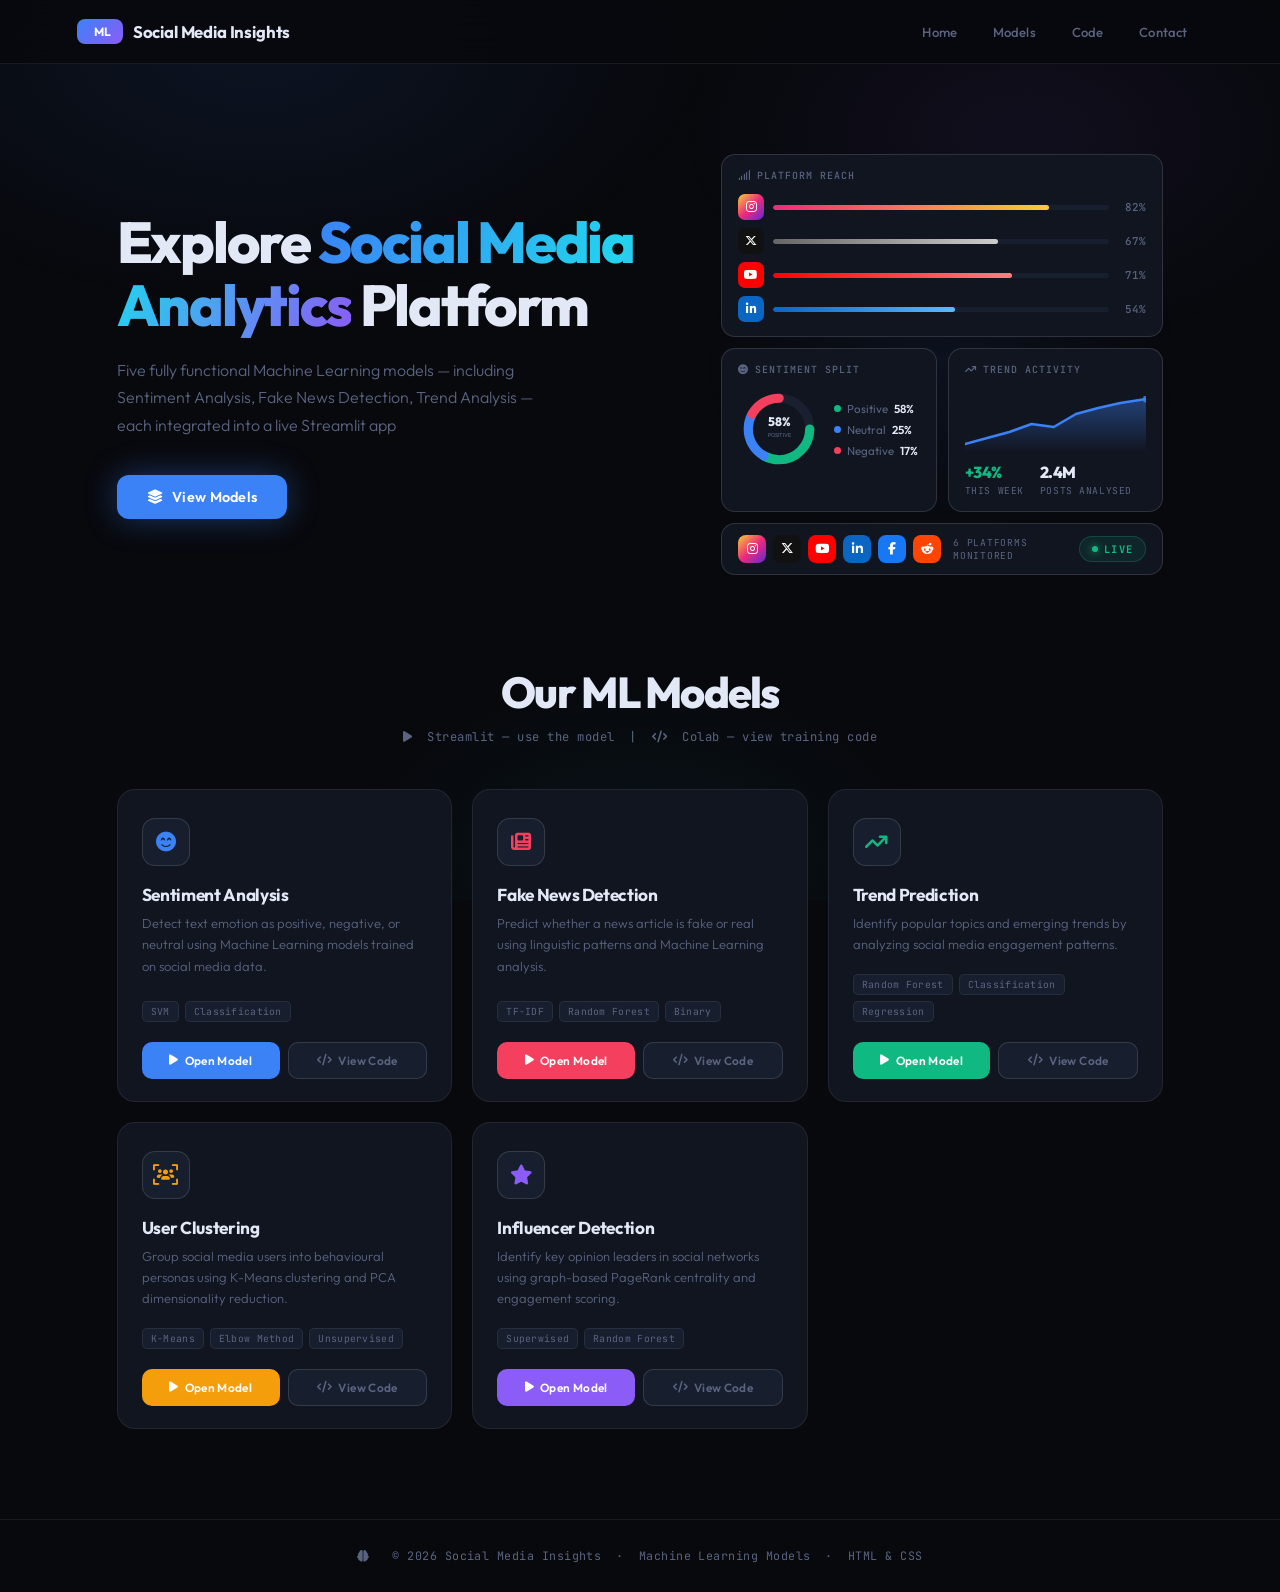
<file: index.html>
<!DOCTYPE html>
<html lang="en">
<head>
<meta charset="UTF-8">
<meta name="viewport" content="width=device-width, initial-scale=1.0">
<title>Social Media Insights — ML Models</title>
<link rel="stylesheet" href="style.css">
<link rel="stylesheet" href="https://cdnjs.cloudflare.com/ajax/libs/font-awesome/6.5.1/css/all.min.css">
</head>
<body>

<!-- ── HEADER ── -->
<header>
  <div class="logo">
    <div class="logo-badge"><i class="fa-solid fa-chart-network"></i> ML</div>
    Social Media Insights
  </div>
  <nav>
    <a href="#">Home</a>
    <a href="#models">Models</a>
    <a href="#">Code</a>
    <a href="contact.html">Contact</a>
  </nav>
</header>

<!-- ── HERO ── -->
<section class="hero">

  <div class="hero-text">
    <h1>Explore <span>Social Media<br>Analytics</span> Platform</h1>
    <p>Five fully functional Machine Learning models — including Sentiment Analysis, Fake News Detection, Trend Analysis — each integrated into a live Streamlit app</p>
    <a href="#models" class="hero-btn">
      <i class="fa-solid fa-layer-group"></i> View Models
    </a>
  </div>

  <!-- ── SOCIAL ANALYTICS DASHBOARD ── -->
  <div class="dashboard">

    <!-- ROW 1: Platform reach bars -->
    <div class="db-card db-platforms">
      <div class="db-card-label"><i class="fa-solid fa-signal"></i> Platform Reach</div>
      <div class="platform-row">
        <div class="plat-item">
          <div class="plat-icon" style="background:linear-gradient(135deg,#f9ce34,#ee2a7b,#6228d7)"><i class="fa-brands fa-instagram"></i></div>
          <div class="plat-bar-wrap"><div class="plat-bar-track"><div class="plat-bar-fill" style="width:82%;background:linear-gradient(90deg,#ee2a7b,#f9ce34)"></div></div></div>
          <span class="plat-pct">82%</span>
        </div>
        <div class="plat-item">
          <div class="plat-icon" style="background:#111"><i class="fa-brands fa-x-twitter" style="color:#fff"></i></div>
          <div class="plat-bar-wrap"><div class="plat-bar-track"><div class="plat-bar-fill" style="width:67%;background:linear-gradient(90deg,#666,#ccc)"></div></div></div>
          <span class="plat-pct">67%</span>
        </div>
        <div class="plat-item">
          <div class="plat-icon" style="background:#ff0000"><i class="fa-brands fa-youtube"></i></div>
          <div class="plat-bar-wrap"><div class="plat-bar-track"><div class="plat-bar-fill" style="width:71%;background:linear-gradient(90deg,#ff0000,#ff8080)"></div></div></div>
          <span class="plat-pct">71%</span>
        </div>
        <div class="plat-item">
          <div class="plat-icon" style="background:#0a66c2"><i class="fa-brands fa-linkedin-in"></i></div>
          <div class="plat-bar-wrap"><div class="plat-bar-track"><div class="plat-bar-fill" style="width:54%;background:linear-gradient(90deg,#0a66c2,#5cb8ff)"></div></div></div>
          <span class="plat-pct">54%</span>
        </div>
      </div>
    </div>

    <!-- ROW 2: Sentiment donut + Trend sparkline -->
    <div class="db-mid-row">

      <div class="db-card db-sentiment">
        <div class="db-card-label"><i class="fa-solid fa-face-smile-beam"></i> Sentiment Split</div>
        <div class="donut-wrap">
          <svg viewBox="0 0 80 80" class="donut-svg">
            <circle cx="40" cy="40" r="30" fill="none" stroke="#1a2030" stroke-width="9"/>
            <circle cx="40" cy="40" r="30" fill="none" stroke="#10b981" stroke-width="9" stroke-dasharray="109.3 188.5" stroke-dashoffset="47.1" stroke-linecap="round"/>
            <circle cx="40" cy="40" r="30" fill="none" stroke="#3b82f6" stroke-width="9" stroke-dasharray="47.1 188.5" stroke-dashoffset="-62.2" stroke-linecap="round"/>
            <circle cx="40" cy="40" r="30" fill="none" stroke="#f43f5e" stroke-width="9" stroke-dasharray="32.0 188.5" stroke-dashoffset="-109.3" stroke-linecap="round"/>
            <text x="40" y="37" text-anchor="middle" fill="#e2e8f5" font-size="12" font-weight="800" font-family="Outfit,sans-serif">58%</text>
            <text x="40" y="48" text-anchor="middle" fill="#5a6480" font-size="5.5" font-family="Outfit,sans-serif">POSITIVE</text>
          </svg>
          <div class="donut-legend">
            <div class="legend-row"><span class="leg-dot" style="background:#10b981"></span>Positive <b>58%</b></div>
            <div class="legend-row"><span class="leg-dot" style="background:#3b82f6"></span>Neutral <b>25%</b></div>
            <div class="legend-row"><span class="leg-dot" style="background:#f43f5e"></span>Negative <b>17%</b></div>
          </div>
        </div>
      </div>

      <div class="db-card db-trend">
        <div class="db-card-label"><i class="fa-solid fa-arrow-trend-up"></i> Trend Activity</div>
        <svg viewBox="0 0 180 56" class="spark-svg" preserveAspectRatio="none">
          <defs>
            <linearGradient id="spg" x1="0" y1="0" x2="0" y2="1">
              <stop offset="0%" stop-color="#3b82f6" stop-opacity="0.4"/>
              <stop offset="100%" stop-color="#3b82f6" stop-opacity="0"/>
            </linearGradient>
          </defs>
          <path d="M0,48 L22,42 L44,36 L66,28 L88,31 L110,18 L132,12 L154,7 L180,3" fill="none" stroke="#3b82f6" stroke-width="2.5" stroke-linecap="round" stroke-linejoin="round"/>
          <path d="M0,48 L22,42 L44,36 L66,28 L88,31 L110,18 L132,12 L154,7 L180,3 L180,56 L0,56Z" fill="url(#spg)"/>
          <circle cx="180" cy="3" r="4" fill="#3b82f6">
            <animate attributeName="r" values="3;5.5;3" dur="1.8s" repeatCount="indefinite"/>
            <animate attributeName="opacity" values="1;0.3;1" dur="1.8s" repeatCount="indefinite"/>
          </circle>
        </svg>
        <div class="spark-stats">
          <div class="spark-stat"><span class="spark-n" style="color:#10b981">+34%</span><span class="spark-l">This Week</span></div>
          <div class="spark-stat"><span class="spark-n">2.4M</span><span class="spark-l">Posts Analysed</span></div>
        </div>
      </div>

    </div>

    <!-- ROW 3: Social icons + live pill -->
    <div class="db-card db-bottom">
      <div class="db-bottom-left">
        <div class="social-strip">
          <div class="soc-ic" style="--sc:#e1306c;--scb:linear-gradient(135deg,#f9ce34,#ee2a7b,#6228d7)" title="Instagram"><i class="fa-brands fa-instagram"></i></div>
          <div class="soc-ic" style="--sc:#fff;--scb:#111" title="X / Twitter"><i class="fa-brands fa-x-twitter"></i></div>
          <div class="soc-ic" style="--sc:#ff0000;--scb:#ff0000" title="YouTube"><i class="fa-brands fa-youtube"></i></div>
          <div class="soc-ic" style="--sc:#0a66c2;--scb:#0a66c2" title="LinkedIn"><i class="fa-brands fa-linkedin-in"></i></div>
          <div class="soc-ic" style="--sc:#1877f2;--scb:#1877f2" title="Facebook"><i class="fa-brands fa-facebook-f"></i></div>
          <div class="soc-ic" style="--sc:#ff6154;--scb:#ff4500" title="Reddit"><i class="fa-brands fa-reddit-alien"></i></div>
        </div>
        <span class="db-caption">6 platforms monitored</span>
      </div>
      <div class="live-pill"><span class="live-dot"></span>LIVE</div>
    </div>

  </div>
</section>

<!-- ── MODELS SECTION ── -->
<div class="section-wrap">
  <h2 class="section-title" id="models">Our ML Models</h2>
  <p class="section-sub">
    <i class="fa-solid fa-play"></i> &nbsp;Streamlit — use the model &nbsp;|&nbsp;
    <i class="fa-solid fa-code"></i> &nbsp;Colab — view training code
  </p>
</div>

<section class="models">

  <!-- 1 Sentiment Analysis -->
  <div class="card">
    <div class="card-icon"><i class="fa-solid fa-face-smile-beam"></i></div>
    <h3>Sentiment Analysis</h3>
    <p>Detect text emotion as positive, negative, or neutral using Machine Learning models trained on social media data.</p>
    <div class="card-tags">
      <span class="tag">SVM</span><span class="tag">Classification</span>
    </div>
    <div class="btn-group">
      <a href="https://sentimentmodel-boaalxnntuqrclswnmyt5e.streamlit.app/" class="btn streamlit"><i class="fa-solid fa-play"></i> Open Model</a>
      <a href="https://colab.research.google.com/drive/1VyYNdsRHUNJJDWQpN5uO6UIpM-DnhZr8?usp=sharing"class="btn colab"><i class="fa-solid fa-code"></i> View Code</a>
    </div>
  </div>

  <!-- 2 Fake News Detection -->
  <div class="card">
    <div class="card-icon"><i class="fa-solid fa-newspaper"></i></div>
    <h3>Fake News Detection</h3>
    <p>Predict whether a news article is fake or real using linguistic patterns and Machine Learning analysis.</p>
    <div class="card-tags">
      <span class="tag">TF-IDF</span><span class="tag">Random Forest</span><span class="tag">Binary</span>
    </div>
    <div class="btn-group">
      <a href="https://fakenewsdetection-ksks4yb582sthf64mbpcrt.streamlit.app/" class="btn streamlit"><i class="fa-solid fa-play"></i> Open Model</a>
      <a href="https://colab.research.google.com/drive/1i07-uEG5q0uVm4Vp1op2FquO9ec-0CRi?usp=sharing"    class="btn colab"><i class="fa-solid fa-code"></i> View Code</a>
    </div>
  </div>

  <!-- 3 Trend Prediction -->
  <div class="card">
    <div class="card-icon"><i class="fa-solid fa-arrow-trend-up"></i></div>
    <h3>Trend Prediction</h3>
    <p>Identify popular topics and emerging trends by analyzing social media engagement patterns.</p>
    <div class="card-tags">
      <span class="tag">Random Forest</span><span class="tag">Classification</span><span class="tag">Regression</span>
    </div>
    <div class="btn-group">
      <a href="https://trand-analysis-system-katquv4nfuuwpqs6ozyegy.streamlit.app" class="btn streamlit"><i class="fa-solid fa-play"></i> Open Model</a>
      <a href="https://colab.research.google.com/drive/1NRxnoG0W-W7GV4ZzuK0o7mosmnVJrX3A?usp=sharing"    class="btn colab"><i class="fa-solid fa-code"></i> View Code</a>
    </div>
  </div>

  <!-- 4 User Clustering -->
  <div class="card">
    <div class="card-icon"><i class="fa-solid fa-users-viewfinder"></i></div>
    <h3>User Clustering</h3>
    <p>Group social media users into behavioural personas using K-Means clustering and PCA dimensionality reduction.</p>
    <div class="card-tags">
      <span class="tag">K-Means</span><span class="tag">Elbow Method</span><span class="tag">Unsupervised</span>
    </div>
    <div class="btn-group">
      <a href="https://user-clustering-aw3bxozvhfd78vr5zizbv2.streamlit.app/" class="btn streamlit"><i class="fa-solid fa-play"></i> Open Model</a>
      <a href="YOUR_COLAB_LINK_4"    class="btn colab"><i class="fa-solid fa-code"></i> View Code</a>
    </div>
  </div>

  <!-- 5 Influencer Detection -->
  <div class="card">
    <div class="card-icon"><i class="fa-solid fa-star"></i></div>
    <h3>Influencer Detection</h3>
    <p>Identify key opinion leaders in social networks using graph-based PageRank centrality and engagement scoring.</p>
    <div class="card-tags">
      <span class="tag">Superwised</span><span class="tag">Random Forest</span>
    </div>
    <div class="btn-group">
      <a href="https://testing-1-0000.streamlit.app/" class="btn streamlit"><i class="fa-solid fa-play"></i> Open Model</a>
      <a href="https://colab.research.google.com/drive/1RvRrfeP0vgmNWleTyKYrCGvVPXDR_2lk?usp=sharing"class="btn colab"><i class="fa-solid fa-code"></i> View Code</a>
    </div>
  </div>

</section>

<footer>
  <i class="fa-solid fa-brain"></i> &nbsp;
  © 2026 Social Media Insights &nbsp;·&nbsp; Machine Learning Models &nbsp;·&nbsp; HTML &amp; CSS
</footer>

</body>
</html>
</file>
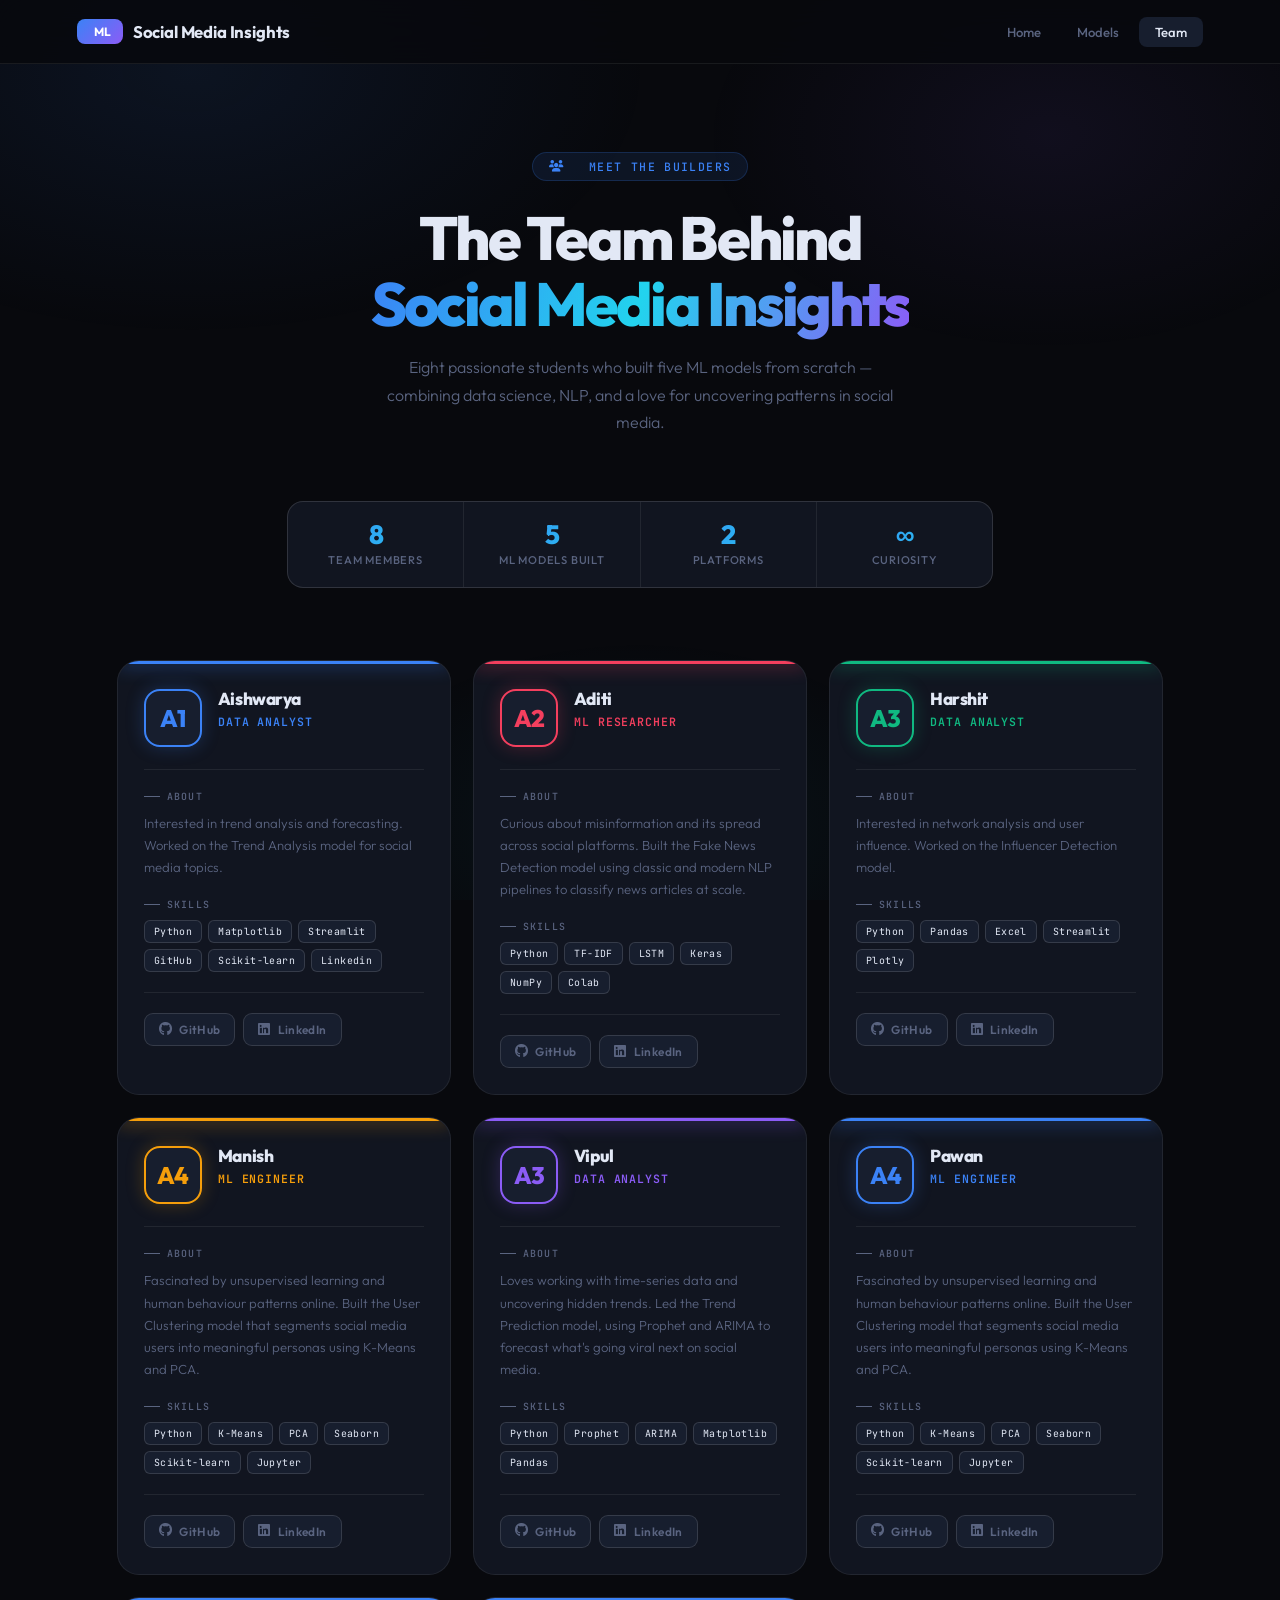
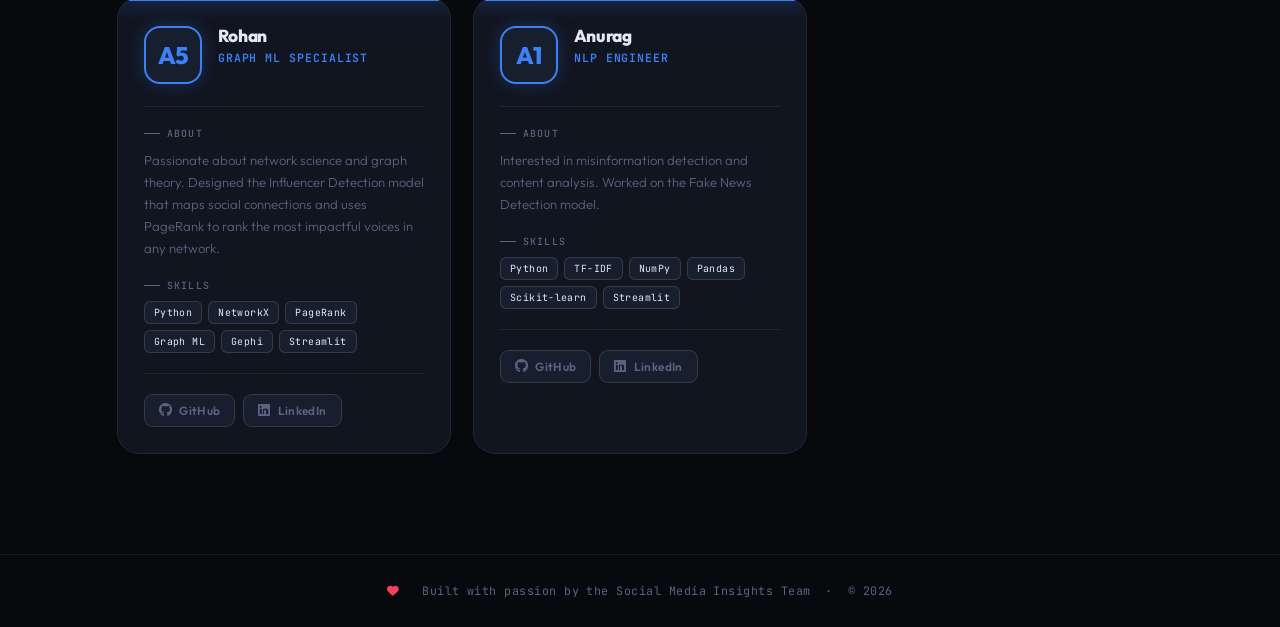
<file: contact.html>
<!DOCTYPE html>
<html lang="en">

<head>
  <meta charset="UTF-8">
  <meta name="viewport" content="width=device-width, initial-scale=1.0">
  <title>Meet the Team — Social Media Insights</title>
  <link rel="stylesheet"
    href="https://fonts.googleapis.com/css2?family=Outfit:wght@300;400;500;600;700;800&family=JetBrains+Mono:wght@400;500&display=swap">
  <link rel="stylesheet" href="https://cdnjs.cloudflare.com/ajax/libs/font-awesome/6.5.1/css/all.min.css">
  <style>
    /* ── RESET & TOKENS ── */
    *,
    *::before,
    *::after {
      margin: 0;
      padding: 0;
      box-sizing: border-box;
    }

    :root {
      --bg: #08090d;
      --surface: #111520;
      --surface2: #171e2e;
      --border: rgba(255, 255, 255, 0.07);
      --border2: rgba(255, 255, 255, 0.13);
      --text: #e2e8f5;
      --muted: #5a6480;
      --blue: #3b82f6;
      --cyan: #22d3ee;
      --violet: #8b5cf6;
      --emerald: #10b981;
      --amber: #f59e0b;
      --rose: #f43f5e;

      /* per-member accent (assigned by nth-child) */
      --m1: #3b82f6;
      /* blue   */
      --m2: #f43f5e;
      /* rose   */
      --m3: #10b981;
      /* emerald*/
      --m4: #f59e0b;
      /* amber  */
      --m5: #8b5cf6;
      /* violet */
    }

    html {
      scroll-behavior: smooth;
    }

    body {
      font-family: 'Outfit', sans-serif;
      background: var(--bg);
      color: var(--text);
      min-height: 100vh;
      overflow-x: hidden;
    }

    /* ambient glow */
    body::after {
      content: '';
      position: fixed;
      inset: 0;
      z-index: 0;
      pointer-events: none;
      background:
        radial-gradient(ellipse 55% 45% at 15% 8%, rgba(59, 130, 246, 0.09) 0%, transparent 65%),
        radial-gradient(ellipse 45% 40% at 82% 15%, rgba(139, 92, 246, 0.07) 0%, transparent 60%),
        radial-gradient(ellipse 40% 35% at 50% 92%, rgba(34, 211, 238, 0.06) 0%, transparent 60%);
    }

    /* ── HEADER ── */
    header {
      position: sticky;
      top: 0;
      z-index: 100;
      display: flex;
      align-items: center;
      justify-content: space-between;
      padding: 0 6%;
      height: 64px;
      background: rgba(8, 9, 13, 0.85);
      backdrop-filter: blur(20px);
      border-bottom: 1px solid var(--border);
    }

    .logo {
      font-size: 1.05rem;
      font-weight: 700;
      letter-spacing: -0.01em;
      display: flex;
      align-items: center;
      gap: 10px;
      color: var(--text);
      text-decoration: none;
    }

    .logo-badge {
      display: inline-flex;
      align-items: center;
      gap: 6px;
      background: linear-gradient(135deg, var(--blue), var(--violet));
      padding: 5px 11px;
      border-radius: 8px;
      font-size: 0.75rem;
      font-weight: 700;
      color: #fff;
      letter-spacing: 0.04em;
    }

    nav {
      display: flex;
      gap: 4px;
    }

    nav a {
      text-decoration: none;
      font-size: 0.82rem;
      font-weight: 500;
      color: var(--muted);
      padding: 7px 16px;
      border-radius: 8px;
      transition: color .2s, background .2s;
    }

    nav a:hover,
    nav a.active {
      color: var(--text);
      background: var(--surface2);
    }

    /* ── PAGE HERO ── */
    .page-hero {
      position: relative;
      z-index: 1;
      text-align: center;
      padding: 88px 6% 64px;
      max-width: 800px;
      margin: 0 auto;
    }

    .page-hero .eyebrow {
      display: inline-flex;
      align-items: center;
      gap: 8px;
      font-family: 'JetBrains Mono', monospace;
      font-size: 0.72rem;
      font-weight: 500;
      letter-spacing: 0.12em;
      text-transform: uppercase;
      color: var(--blue);
      background: rgba(59, 130, 246, 0.1);
      border: 1px solid rgba(59, 130, 246, 0.2);
      padding: 6px 16px;
      border-radius: 99px;
      margin-bottom: 24px;
    }

    .page-hero h1 {
      font-size: clamp(2.4rem, 5vw, 3.8rem);
      font-weight: 800;
      letter-spacing: -0.045em;
      line-height: 1.08;
      margin-bottom: 18px;
    }

    .page-hero h1 span {
      background: linear-gradient(110deg, var(--blue) 0%, var(--cyan) 50%, var(--violet) 100%);
      -webkit-background-clip: text;
      -webkit-text-fill-color: transparent;
      background-clip: text;
    }

    .page-hero p {
      font-size: 1rem;
      color: var(--muted);
      line-height: 1.72;
      font-weight: 300;
      max-width: 520px;
      margin: 0 auto;
    }

    /* ── TEAM STATS BAR ── */
    .stats-bar {
      position: relative;
      z-index: 1;
      max-width: 860px;
      margin: 0 auto 72px;
      padding: 0 6%;
      display: flex;
      justify-content: center;
    }

    .stats-inner {
      display: flex;
      background: var(--surface);
      border: 1px solid var(--border2);
      border-radius: 16px;
      overflow: hidden;
      width: 100%;
    }

    .stat-item {
      flex: 1;
      padding: 20px 24px;
      text-align: center;
      border-right: 1px solid var(--border);
    }

    .stat-item:last-child {
      border-right: none;
    }

    .stat-n {
      font-size: 1.65rem;
      font-weight: 800;
      letter-spacing: -0.04em;
      color: var(--text);
      line-height: 1;
    }

    .stat-n.grad {
      background: linear-gradient(110deg, var(--blue), var(--cyan));
      -webkit-background-clip: text;
      -webkit-text-fill-color: transparent;
      background-clip: text;
    }

    .stat-l {
      font-size: 0.7rem;
      color: var(--muted);
      font-weight: 500;
      letter-spacing: 0.07em;
      text-transform: uppercase;
      margin-top: 5px;
    }

    /* ── TEAM GRID ── */
    .team-grid {
      position: relative;
      z-index: 1;
      max-width: 1200px;
      margin: 0 auto;
      padding: 0 6% 100px;
      display: grid;
      grid-template-columns: repeat(3, 1fr);
      gap: 22px;
    }

    /* last 2 centred */
    .member-card:nth-child(4) {
      grid-column: 1;
    }

    .member-card:nth-child(5) {
      grid-column: 2;
    }

    /* ── MEMBER CARD ── */
    .member-card {
      background: var(--surface);
      border: 1px solid var(--border);
      border-radius: 22px;
      overflow: hidden;
      display: flex;
      flex-direction: column;
      position: relative;
      transition: transform .32s cubic-bezier(.25, .46, .45, .94), box-shadow .32s, border-color .32s;
    }

    .member-card:hover {
      transform: translateY(-7px);
      box-shadow: 0 28px 70px rgba(0, 0, 0, 0.5);
      border-color: var(--border2);
    }

    /* glowing top stripe */
    .member-card::before {
      content: '';
      position: absolute;
      top: 0;
      left: 0;
      right: 0;
      height: 3px;
      background: var(--mc, var(--blue));
      box-shadow: 0 0 18px var(--mc, var(--blue));
      border-radius: 22px 22px 0 0;
    }

    /* subtle glow bg */
    .member-card::after {
      content: '';
      position: absolute;
      inset: 0;
      pointer-events: none;
      background: radial-gradient(ellipse 75% 45% at 50% 0%,
          color-mix(in srgb, var(--mc, var(--blue)) 12%, transparent), transparent 65%);
      transition: opacity .3s;
      opacity: 0;
    }

    .member-card:hover::after {
      opacity: 1;
    }

    /* per-member colours */
    .member-card:nth-child(1) {
      --mc: var(--m1);
    }

    .member-card:nth-child(2) {
      --mc: var(--m2);
    }

    .member-card:nth-child(3) {
      --mc: var(--m3);
    }

    .member-card:nth-child(4) {
      --mc: var(--m4);
    }

    .member-card:nth-child(5) {
      --mc: var(--m5);
    }

    /* ── CARD HEADER BAND ── */
    .card-band {
      padding: 28px 26px 22px;
      display: flex;
      align-items: flex-start;
      gap: 16px;
      position: relative;
      z-index: 1;
    }

    .avatar {
      width: 58px;
      height: 58px;
      border-radius: 16px;
      flex-shrink: 0;
      background: var(--surface2);
      border: 2px solid var(--mc, var(--blue));
      display: flex;
      align-items: center;
      justify-content: center;
      font-size: 1.5rem;
      font-weight: 800;
      color: var(--mc, var(--blue));
      letter-spacing: -0.04em;
      box-shadow: 0 0 18px color-mix(in srgb, var(--mc, var(--blue)) 25%, transparent);
      transition: transform .25s;
      font-family: 'Outfit', sans-serif;
    }

    .member-card:hover .avatar {
      transform: scale(1.06) rotate(-3deg);
    }

    .band-info {
      flex: 1;
      min-width: 0;
    }

    .member-name {
      font-size: 1.08rem;
      font-weight: 800;
      letter-spacing: -0.025em;
      color: var(--text);
      line-height: 1.2;
      margin-bottom: 4px;
    }

    .member-role {
      font-size: 0.72rem;
      font-weight: 600;
      letter-spacing: 0.08em;
      text-transform: uppercase;
      color: var(--mc, var(--blue));
      font-family: 'JetBrains Mono', monospace;
    }

    /* ── CARD BODY ── */
    .card-body {
      padding: 0 26px 26px;
      display: flex;
      flex-direction: column;
      gap: 20px;
      flex: 1;
      position: relative;
      z-index: 1;
    }

    .divider-line {
      height: 1px;
      background: var(--border);
      margin: 0;
    }

    /* bio */
    .member-bio {
      font-size: 0.82rem;
      color: var(--muted);
      line-height: 1.68;
      font-weight: 300;
    }

    /* section label */
    .sec-label {
      font-family: 'JetBrains Mono', monospace;
      font-size: 0.62rem;
      font-weight: 500;
      letter-spacing: 0.12em;
      text-transform: uppercase;
      color: var(--muted);
      display: flex;
      align-items: center;
      gap: 7px;
      margin-bottom: 9px;
    }

    .sec-label::before {
      content: '';
      width: 16px;
      height: 1px;
      background: var(--muted);
    }

    /* skills */
    .skills-wrap {
      display: flex;
      flex-wrap: wrap;
      gap: 6px;
    }

    .skill-tag {
      font-family: 'JetBrains Mono', monospace;
      font-size: 0.62rem;
      padding: 4px 9px;
      border-radius: 6px;
      background: var(--surface2);
      color: var(--text);
      border: 1px solid var(--border2);
      letter-spacing: 0.04em;
      transition: border-color .2s, color .2s;
    }

    .skill-tag:hover {
      border-color: var(--mc, var(--blue));
      color: var(--mc, var(--blue));
    }

    /* ML learned */
    .ml-list {
      display: flex;
      flex-direction: column;
      gap: 7px;
    }

    .ml-item {
      display: flex;
      align-items: flex-start;
      gap: 9px;
      font-size: 0.8rem;
      color: var(--muted);
      line-height: 1.5;
    }

    .ml-dot {
      width: 6px;
      height: 6px;
      border-radius: 50%;
      background: var(--mc, var(--blue));
      flex-shrink: 0;
      margin-top: 6px;
      box-shadow: 0 0 8px var(--mc, var(--blue));
    }

    /* social links */
    .social-row {
      display: flex;
      gap: 8px;
      flex-wrap: wrap;
    }

    .social-btn {
      display: inline-flex;
      align-items: center;
      gap: 7px;
      text-decoration: none;
      font-size: 0.74rem;
      font-weight: 600;
      letter-spacing: 0.03em;
      padding: 8px 14px;
      border-radius: 9px;
      border: 1px solid var(--border2);
      color: var(--muted);
      background: var(--surface2);
      transition: all .2s;
    }

    .social-btn:hover {
      color: var(--mc, var(--blue));
      border-color: var(--mc, var(--blue));
      background: color-mix(in srgb, var(--mc, var(--blue)) 8%, var(--surface2));
    }

    .social-btn i {
      font-size: 0.85rem;
    }

    /* ── FOOTER ── */
    footer {
      position: relative;
      z-index: 1;
      text-align: center;
      padding: 28px;
      color: var(--muted);
      font-size: 0.73rem;
      border-top: 1px solid var(--border);
      font-family: 'JetBrains Mono', monospace;
      letter-spacing: 0.04em;
    }

    /* ── ANIMATIONS ── */
    @keyframes fadeUp {
      from {
        opacity: 0;
        transform: translateY(24px);
      }

      to {
        opacity: 1;
        transform: translateY(0);
      }
    }

    .page-hero>* {
      animation: fadeUp .6s ease both;
    }

    .page-hero .eyebrow {
      animation-delay: .04s;
    }

    .page-hero h1 {
      animation-delay: .12s;
    }

    .page-hero p {
      animation-delay: .20s;
    }

    .stats-bar {
      animation: fadeUp .6s .25s ease both;
    }

    .member-card {
      animation: fadeUp .6s ease both;
    }

    .member-card:nth-child(1) {
      animation-delay: .10s;
    }

    .member-card:nth-child(2) {
      animation-delay: .18s;
    }

    .member-card:nth-child(3) {
      animation-delay: .26s;
    }

    .member-card:nth-child(4) {
      animation-delay: .34s;
    }

    .member-card:nth-child(5) {
      animation-delay: .42s;
    }

    /* ── RESPONSIVE ── */
    @media (max-width: 960px) {
      .team-grid {
        grid-template-columns: 1fr 1fr;
      }

      .member-card:nth-child(4),
      .member-card:nth-child(5) {
        grid-column: auto;
      }
    }

    @media (max-width: 640px) {
      nav {
        display: none;
      }

      .team-grid {
        grid-template-columns: 1fr;
        padding: 0 5% 64px;
      }

      .stats-inner {
        flex-direction: column;
      }

      .stat-item {
        border-right: none;
        border-bottom: 1px solid var(--border);
      }

      .stat-item:last-child {
        border-bottom: none;
      }

      .page-hero {
        padding: 60px 5% 44px;
      }
    }
  </style>
</head>

<body>

  <!-- ── HEADER ── -->
  <header>
    <a class="logo" href="index.html">
      <div class="logo-badge"><i class="fa-solid fa-chart-network"></i> ML</div>
      Social Media Insights
    </a>
    <nav>
      <a href="index.html">Home</a>
      <a href="index.html#models">Models</a>
      <a href="contact.html" class="active">Team</a>
    </nav>
  </header>

  <!-- ── PAGE HERO ── -->
  <div class="page-hero">
    <div class="eyebrow"><i class="fa-solid fa-users"></i> &nbsp; Meet the Builders</div>
    <h1>The Team Behind<br><span>Social Media Insights</span></h1>
    <p>Eight passionate students who built five ML models from scratch — combining data science, NLP, and a love for
      uncovering patterns in social media.</p>
  </div>

  <!-- ── STATS BAR ── -->
  <div class="stats-bar">
    <div class="stats-inner">
      <div class="stat-item">
        <div class="stat-n grad">8</div>
        <div class="stat-l">Team Members</div>
      </div>
      <div class="stat-item">
        <div class="stat-n grad">5</div>
        <div class="stat-l">ML Models Built</div>
      </div>
      <div class="stat-item">
        <div class="stat-n grad">2</div>
        <div class="stat-l">Platforms</div>
      </div>
      <div class="stat-item">
        <div class="stat-n grad">∞</div>
        <div class="stat-l">Curiosity</div>
      </div>
    </div>
  </div>

  <!-- ── TEAM GRID ── -->
  <div class="team-grid">

    <!-- ── MEMBER 1 ── -->
    <div class="member-card">
      <div class="card-band">
        <div class="avatar">A1</div>
        <div class="band-info">
          <div class="member-name">Aishwarya</div>
          <div class="member-role">Data Analyst</div>
        </div>
      </div>
      <div class="card-body">
        <div class="divider-line"></div>

        <div>
          <div class="sec-label">About</div>
          <p class="member-bio">Interested in trend analysis and forecasting. Worked on the Trend Analysis model for social media topics.</p>
        </div>

        <div>
          <div class="sec-label">Skills</div>
          <div class="skills-wrap">
            <span class="skill-tag">Python</span>
            <span class="skill-tag">Matplotlib</span>
            <span class="skill-tag">Streamlit</span>
            <span class="skill-tag">GitHub</span>
            <span class="skill-tag">Scikit-learn</span>
            <span class="skill-tag">Linkedin</span>
          </div>
        </div>

        <div class="divider-line"></div>
        <div class="social-row">
          <a class="social-btn" href="https://github.com/yourusername" target="_blank"><i
              class="fa-brands fa-github"></i> GitHub</a>
          <a class="social-btn" href="https://linkedin.com/in/yourusername" target="_blank"><i
              class="fa-brands fa-linkedin"></i> LinkedIn</a>
        </div>
      </div>
    </div>

    <!-- ── MEMBER 2 ── -->
    <div class="member-card">
      <div class="card-band">
        <div class="avatar">A2</div>
        <div class="band-info">
          <div class="member-name">Aditi</div>
          <div class="member-role">ML Researcher</div>
        </div>
      </div>
      <div class="card-body">
        <div class="divider-line"></div>

        <div>
          <div class="sec-label">About</div>
          <p class="member-bio">Curious about misinformation and its spread across social platforms. Built the Fake News
            Detection model using classic and modern NLP pipelines to classify news articles at scale.</p>
        </div>

        <div>
          <div class="sec-label">Skills</div>
          <div class="skills-wrap">
            <span class="skill-tag">Python</span>
            <span class="skill-tag">TF-IDF</span>
            <span class="skill-tag">LSTM</span>
            <span class="skill-tag">Keras</span>
            <span class="skill-tag">NumPy</span>
            <span class="skill-tag">Colab</span>
          </div>
        </div>

        <div class="divider-line"></div>
        <div class="social-row">
          <a class="social-btn" href="https://github.com/yourusername" target="_blank"><i
              class="fa-brands fa-github"></i> GitHub</a>
          <a class="social-btn" href="https://linkedin.com/in/yourusername" target="_blank"><i
              class="fa-brands fa-linkedin"></i> LinkedIn</a>
        </div>
      </div>
    </div>

    <!-- ── MEMBER 3 ── -->
    <div class="member-card">
      <div class="card-band">
        <div class="avatar">A3</div>
        <div class="band-info">
          <div class="member-name">Harshit</div>
          <div class="member-role">Data Analyst</div>
        </div>
      </div>
      <div class="card-body">
        <div class="divider-line"></div>

        <div>
          <div class="sec-label">About</div>
          <p class="member-bio">Interested in network analysis and user influence. Worked on the Influencer Detection model.</p>
        </div>

        <div>
          <div class="sec-label">Skills</div>
          <div class="skills-wrap">
            <span class="skill-tag">Python</span>
            <span class="skill-tag">Pandas</span>
            <span class="skill-tag">Excel</span>
            <span class="skill-tag">Streamlit</span>
            <span class="skill-tag">Plotly</span>
          </div>
        </div>

        

        <div class="divider-line"></div>
        <div class="social-row">
          <a class="social-btn" href="https://github.com/yourusername" target="_blank"><i
              class="fa-brands fa-github"></i> GitHub</a>
          <a class="social-btn" href="https://linkedin.com/in/yourusername" target="_blank"><i
              class="fa-brands fa-linkedin"></i> LinkedIn</a>
        </div>
      </div>
    </div>

    <!-- ── MEMBER 4 ── -->
    <div class="member-card">
      <div class="card-band">
        <div class="avatar">A4</div>
        <div class="band-info">
          <div class="member-name">Manish</div>
          <div class="member-role">ML Engineer</div>
        </div>
      </div>
      <div class="card-body">
        <div class="divider-line"></div>

        <div>
          <div class="sec-label">About</div>
          <p class="member-bio">Fascinated by unsupervised learning and human behaviour patterns online. Built the User
            Clustering model that segments social media users into meaningful personas using K-Means and PCA.</p>
        </div>

        <div>
          <div class="sec-label">Skills</div>
          <div class="skills-wrap">
            <span class="skill-tag">Python</span>
            <span class="skill-tag">K-Means</span>
            <span class="skill-tag">PCA</span>
            <span class="skill-tag">Seaborn</span>
            <span class="skill-tag">Scikit-learn</span>
            <span class="skill-tag">Jupyter</span>
          </div>
        </div>

        

        <div class="divider-line"></div>
        <div class="social-row">
          <a class="social-btn" href="https://github.com/yourusername" target="_blank"><i
              class="fa-brands fa-github"></i> GitHub</a>
          <a class="social-btn" href="https://linkedin.com/in/yourusername" target="_blank"><i
              class="fa-brands fa-linkedin"></i> LinkedIn</a>
        </div>
      </div>
    </div>

        <!-- ── MEMBER  ── -->
    <div class="member-card">
      <div class="card-band">
        <div class="avatar">A3</div>
        <div class="band-info">
          <div class="member-name">Vipul</div>
          <div class="member-role">Data Analyst</div>
        </div>
      </div>
      <div class="card-body">
        <div class="divider-line"></div>

        <div>
          <div class="sec-label">About</div>
          <p class="member-bio">Loves working with time-series data and uncovering hidden trends. Led the Trend
            Prediction model, using Prophet and ARIMA to forecast what's going viral next on social media.</p>
        </div>

        <div>
          <div class="sec-label">Skills</div>
          <div class="skills-wrap">
            <span class="skill-tag">Python</span>
            <span class="skill-tag">Prophet</span>
            <span class="skill-tag">ARIMA</span>
            <span class="skill-tag">Matplotlib</span>
            <span class="skill-tag">Pandas</span>

          </div>
        </div>

       

        <div class="divider-line"></div>
        <div class="social-row">
          <a class="social-btn" href="https://github.com/yourusername" target="_blank"><i
              class="fa-brands fa-github"></i> GitHub</a>
          <a class="social-btn" href="https://linkedin.com/in/yourusername" target="_blank"><i
              class="fa-brands fa-linkedin"></i> LinkedIn</a>
        </div>
      </div>
    </div>

    <!-- ── MEMBER 4 ── -->
    <div class="member-card">
      <div class="card-band">
        <div class="avatar">A4</div>
        <div class="band-info">
          <div class="member-name">Pawan</div>
          <div class="member-role">ML Engineer</div>
        </div>
      </div>
      <div class="card-body">
        <div class="divider-line"></div>

        <div>
          <div class="sec-label">About</div>
          <p class="member-bio">Fascinated by unsupervised learning and human behaviour patterns online. Built the User
            Clustering model that segments social media users into meaningful personas using K-Means and PCA.</p>
        </div>

        <div>
          <div class="sec-label">Skills</div>
          <div class="skills-wrap">
            <span class="skill-tag">Python</span>
            <span class="skill-tag">K-Means</span>
            <span class="skill-tag">PCA</span>
            <span class="skill-tag">Seaborn</span>
            <span class="skill-tag">Scikit-learn</span>
            <span class="skill-tag">Jupyter</span>
          </div>
        </div>

        

        <div class="divider-line"></div>
        <div class="social-row">
          <a class="social-btn" href="https://github.com/yourusername" target="_blank"><i
              class="fa-brands fa-github"></i> GitHub</a>
          <a class="social-btn" href="https://linkedin.com/in/yourusername" target="_blank"><i
              class="fa-brands fa-linkedin"></i> LinkedIn</a>
        </div>
      </div>
    </div>

    <!-- ── MEMBER 5 ── -->
    <div class="member-card">
      <div class="card-band">
        <div class="avatar">A5</div>
        <div class="band-info">
          <div class="member-name">Rohan</div>
          <div class="member-role">Graph ML Specialist</div>
        </div>
      </div>
      <div class="card-body">
        <div class="divider-line"></div>

        <div>
          <div class="sec-label">About</div>
          <p class="member-bio">Passionate about network science and graph theory. Designed the Influencer Detection
            model that maps social connections and uses PageRank to rank the most impactful voices in any network.</p>
        </div>

        <div>
          <div class="sec-label">Skills</div>
          <div class="skills-wrap">
            <span class="skill-tag">Python</span>
            <span class="skill-tag">NetworkX</span>
            <span class="skill-tag">PageRank</span>
            <span class="skill-tag">Graph ML</span>
            <span class="skill-tag">Gephi</span>
            <span class="skill-tag">Streamlit</span>
          </div>
        </div>

       

        <div class="divider-line"></div>
        <div class="social-row">
          <a class="social-btn" href="https://github.com/yourusername" target="_blank"><i
              class="fa-brands fa-github"></i> GitHub</a>
          <a class="social-btn" href="https://linkedin.com/in/yourusername" target="_blank"><i
              class="fa-brands fa-linkedin"></i> LinkedIn</a>
        </div>
      </div>
    </div>

    <div class="member-card">
      <div class="card-band">
        <div class="avatar">A1</div>
        <div class="band-info">
          <div class="member-name">Anurag</div>
          <div class="member-role">NLP Engineer</div>
        </div>
      </div>
      <div class="card-body">
        <div class="divider-line"></div>

        <div>
          <div class="sec-label">About</div>
          <p class="member-bio">Interested in misinformation detection and content analysis. Worked on the Fake News Detection model.</p>
        </div>

        <div>
          <div class="sec-label">Skills</div>
          <div class="skills-wrap">
            <span class="skill-tag">Python</span>
            <span class="skill-tag">TF-IDF</span>
            <span class="skill-tag">NumPy</span>
            <span class="skill-tag">Pandas</span>
            <span class="skill-tag">Scikit-learn</span>
            <span class="skill-tag">Streamlit</span>
          </div>
        </div>

        <div class="divider-line"></div>
        <div class="social-row">
          <a class="social-btn" href="https://github.com/yourusername" target="_blank"><i
              class="fa-brands fa-github"></i> GitHub</a>
          <a class="social-btn" href="https://linkedin.com/in/yourusername" target="_blank"><i
              class="fa-brands fa-linkedin"></i> LinkedIn</a>
        </div>
      </div>
    </div>

  </div>
  <!-- end team-grid -->

  <!-- ── FOOTER ── -->
  <footer>
    <i class="fa-solid fa-heart" style="color:var(--rose)"></i> &nbsp;
    Built with passion by the Social Media Insights Team &nbsp;·&nbsp; © 2026
  </footer>

</body>

</html>
</file>
<file: style.css>
@import url('https://fonts.googleapis.com/css2?family=Outfit:wght@300;400;500;600;700;800&family=JetBrains+Mono:wght@400;500&display=swap');

*,
*::before,
*::after {
  margin: 0;
  padding: 0;
  box-sizing: border-box;
}

:root {
  --bg: #08090d;
  --bg2: #0d1017;
  --surface: #111520;
  --surface2: #171e2e;
  --border: rgba(255, 255, 255, 0.07);
  --border2: rgba(255, 255, 255, 0.13);
  --text: #e2e8f5;
  --muted: #5a6480;
  --blue: #3b82f6;
  --cyan: #22d3ee;
  --violet: #8b5cf6;
  --emerald: #10b981;
  --amber: #f59e0b;
  --rose: #f43f5e;
}

html {
  scroll-behavior: smooth;
}

body {
  font-family: 'Outfit', sans-serif;
  background: var(--bg);
  color: var(--text);
  min-height: 100vh;
  overflow-x: hidden;
}

/* ambient background */
body::after {
  content: '';
  position: fixed;
  inset: 0;
  z-index: 0;
  pointer-events: none;
  background:
    radial-gradient(ellipse 55% 45% at 20% 5%, rgba(59, 130, 246, 0.09) 0%, transparent 65%),
    radial-gradient(ellipse 45% 40% at 80% 15%, rgba(139, 92, 246, 0.07) 0%, transparent 60%),
    radial-gradient(ellipse 40% 35% at 50% 95%, rgba(34, 211, 238, 0.05) 0%, transparent 60%);
}

/* ── HEADER ── */
header {
  position: sticky;
  top: 0;
  z-index: 100;
  display: flex;
  align-items: center;
  justify-content: space-between;
  padding: 0 6%;
  height: 64px;
  background: rgba(8, 9, 13, 0.85);
  backdrop-filter: blur(20px);
  border-bottom: 1px solid var(--border);
}

.logo {
  font-size: 1.05rem;
  font-weight: 700;
  letter-spacing: -0.01em;
  display: flex;
  align-items: center;
  gap: 10px;
  color: var(--text);
}

.logo-badge {
  display: inline-flex;
  align-items: center;
  gap: 6px;
  background: linear-gradient(135deg, var(--blue), var(--violet));
  padding: 5px 11px;
  border-radius: 8px;
  font-size: 0.75rem;
  font-weight: 700;
  color: #fff;
  letter-spacing: 0.04em;
}

.logo-badge i {
  font-size: 0.7rem;
}

nav {
  display: flex;
  gap: 4px;
}

nav a {
  text-decoration: none;
  font-size: 0.82rem;
  font-weight: 500;
  color: var(--muted);
  padding: 7px 16px;
  border-radius: 8px;
  transition: color .2s, background .2s;
  letter-spacing: 0.01em;
}

nav a:hover {
  color: var(--text);
  background: var(--surface2);
}

/* ── HERO ── */
.hero {
  position: relative;
  z-index: 1;
  padding: 90px 6% 80px;
  max-width: 1200px;
  margin: 0 auto;
  display: grid;
  grid-template-columns: 1.1fr 0.9fr;
  gap: 64px;
  align-items: center;
}

.hero-text h1 {
  font-size: clamp(2.4rem, 4.8vw, 3.6rem);
  font-weight: 800;
  line-height: 1.1;
  letter-spacing: -0.04em;
  margin-bottom: 20px;
}

.hero-text h1 span {
  background: linear-gradient(110deg, var(--blue) 0%, var(--cyan) 55%, var(--violet) 100%);
  -webkit-background-clip: text;
  -webkit-text-fill-color: transparent;
  background-clip: text;
}

.hero-text p {
  font-size: 1rem;
  color: var(--muted);
  line-height: 1.72;
  margin-bottom: 36px;
  max-width: 420px;
  font-weight: 300;
}

.hero-btn {
  display: inline-flex;
  align-items: center;
  gap: 9px;
  padding: 13px 30px;
  background: var(--blue);
  color: #fff;
  text-decoration: none;
  border-radius: 12px;
  font-weight: 600;
  font-size: 0.9rem;
  letter-spacing: 0.02em;
  box-shadow: 0 0 32px rgba(59, 130, 246, 0.38);
  transition: all .25s;
}

.hero-btn:hover {
  transform: translateY(-2px);
  box-shadow: 0 0 48px rgba(59, 130, 246, 0.5);
  background: #2563eb;
}

/* ── DASHBOARD PANEL ── */
.dashboard {
  display: flex;
  flex-direction: column;
  gap: 11px;
  position: relative;
}

.dashboard::before {
  content: '';
  position: absolute;
  inset: -24px;
  z-index: -1;
  background: radial-gradient(ellipse 70% 60% at 50% 50%, rgba(59,130,246,0.07), transparent 70%);
}

.db-card {
  background: var(--surface);
  border: 1px solid var(--border2);
  border-radius: 14px;
  padding: 14px 16px;
  transition: border-color .25s;
}

.db-card:hover { border-color: rgba(255,255,255,0.2); }

.db-card-label {
  font-family: 'JetBrains Mono', monospace;
  font-size: 0.62rem;
  font-weight: 500;
  letter-spacing: 0.1em;
  text-transform: uppercase;
  color: var(--muted);
  display: flex;
  align-items: center;
  gap: 6px;
  margin-bottom: 12px;
}

/* ── PLATFORM BARS ── */
.platform-row { display: flex; flex-direction: column; gap: 8px; }

.plat-item {
  display: flex;
  align-items: center;
  gap: 9px;
}

.plat-icon {
  width: 26px;
  height: 26px;
  border-radius: 7px;
  flex-shrink: 0;
  display: flex;
  align-items: center;
  justify-content: center;
  font-size: 0.75rem;
  color: #fff;
}

.plat-bar-wrap { flex: 1; }

.plat-bar-track {
  height: 5px;
  background: var(--surface2);
  border-radius: 99px;
  overflow: hidden;
}

.plat-bar-fill {
  height: 100%;
  border-radius: 99px;
  animation: barGrow .9s cubic-bezier(.25,.46,.45,.94) both;
}

@keyframes barGrow { from { width: 0 !important; } }

.plat-pct {
  font-family: 'JetBrains Mono', monospace;
  font-size: 0.68rem;
  font-weight: 500;
  color: var(--muted);
  width: 28px;
  text-align: right;
  flex-shrink: 0;
}

/* ── MID ROW ── */
.db-mid-row {
  display: grid;
  grid-template-columns: 1fr 1fr;
  gap: 11px;
}

/* ── DONUT ── */
.donut-wrap {
  display: flex;
  align-items: center;
  gap: 14px;
}

.donut-svg {
  width: 82px;
  height: 82px;
  flex-shrink: 0;
}

.donut-legend {
  display: flex;
  flex-direction: column;
  gap: 6px;
}

.legend-row {
  display: flex;
  align-items: center;
  gap: 6px;
  font-size: 0.72rem;
  color: var(--muted);
}

.legend-row b { color: var(--text); font-weight: 600; }

.leg-dot {
  width: 7px;
  height: 7px;
  border-radius: 50%;
  flex-shrink: 0;
}

/* ── SPARKLINE ── */
.db-trend { display: flex; flex-direction: column; }

.spark-svg {
  width: 100%;
  height: 56px;
  margin: 8px 0;
}

.spark-stats {
  display: flex;
  gap: 16px;
  margin-top: 2px;
}

.spark-stat {
  display: flex;
  flex-direction: column;
  gap: 2px;
}

.spark-n {
  font-size: 1rem;
  font-weight: 800;
  letter-spacing: -0.03em;
  color: var(--text);
}

.spark-l {
  font-family: 'JetBrains Mono', monospace;
  font-size: 0.6rem;
  color: var(--muted);
  letter-spacing: 0.06em;
  text-transform: uppercase;
}

/* ── BOTTOM STRIP ── */
.db-bottom {
  display: flex;
  align-items: center;
  justify-content: space-between;
  padding: 11px 16px;
}

.db-bottom-left {
  display: flex;
  align-items: center;
  gap: 12px;
}

.social-strip {
  display: flex;
  gap: 7px;
}

.soc-ic {
  width: 28px;
  height: 28px;
  border-radius: 8px;
  background: var(--scb, var(--surface2));
  display: flex;
  align-items: center;
  justify-content: center;
  font-size: 0.78rem;
  color: #fff;
  cursor: pointer;
  transition: transform .2s, box-shadow .2s;
}

.soc-ic:hover {
  transform: translateY(-3px) scale(1.1);
  box-shadow: 0 6px 18px color-mix(in srgb, var(--sc,#fff) 40%, transparent);
}

.db-caption {
  font-family: 'JetBrains Mono', monospace;
  font-size: 0.6rem;
  color: var(--muted);
  letter-spacing: 0.08em;
  text-transform: uppercase;
}

/* ── LIVE PILL ── */
.live-pill {
  display: flex;
  align-items: center;
  gap: 6px;
  font-family: 'JetBrains Mono', monospace;
  font-size: 0.65rem;
  font-weight: 700;
  letter-spacing: 0.12em;
  color: var(--emerald);
  background: rgba(16,185,129,0.1);
  border: 1px solid rgba(16,185,129,0.25);
  padding: 5px 12px;
  border-radius: 99px;
}

.live-dot {
  width: 6px;
  height: 6px;
  border-radius: 50%;
  background: var(--emerald);
  box-shadow: 0 0 8px var(--emerald);
  animation: liveblink 1.6s ease-in-out infinite;
}

@keyframes liveblink { 0%,100%{opacity:1} 50%{opacity:0.2} }

/* ── SECTION HEAD ── */
.section-wrap {
  position: relative;
  z-index: 1;
  max-width: 1200px;
  margin: 0 auto;
  padding: 0 6%;
}

.section-title {
  text-align: center;
  font-size: clamp(1.9rem, 3.5vw, 2.7rem);
  font-weight: 800;
  letter-spacing: -0.04em;
  color: var(--text);
  margin: 10px 0 0;
}

.section-sub {
  text-align: center;
  color: var(--muted);
  margin: 10px 0 44px;
  font-family: 'JetBrains Mono', monospace;
  font-size: 0.76rem;
  letter-spacing: 0.04em;
}

/* ── MODELS GRID ── */
.models {
  position: relative;
  z-index: 1;
  padding: 0 6% 90px;
  max-width: 1200px;
  margin: 0 auto;
  display: grid;
  grid-template-columns: repeat(3, 1fr);
  gap: 20px;
}

.card:nth-child(4) {
  grid-column: 1;
}

.card:nth-child(5) {
  grid-column: 2;
}

/* ── CARD ── */
.card {
  background: var(--surface);
  border: 1px solid var(--border);
  border-radius: 18px;
  padding: 28px 24px 22px;
  display: flex;
  flex-direction: column;
  position: relative;
  overflow: hidden;
  transition: transform .3s cubic-bezier(.25, .46, .45, .94), box-shadow .3s, border-color .3s;
}

.card::before {
  content: '';
  position: absolute;
  top: 0;
  left: 0;
  right: 0;
  height: 2px;
  background: var(--cc, var(--blue));
  opacity: 0;
  transition: opacity .3s;
}

.card::after {
  content: '';
  position: absolute;
  inset: 0;
  pointer-events: none;
  background: radial-gradient(ellipse 80% 55% at 50% 0%, var(--cg, rgba(59, 130, 246, 0.1)), transparent 70%);
  opacity: 0;
  transition: opacity .3s;
}

.card:hover {
  transform: translateY(-6px);
  box-shadow: 0 24px 60px rgba(0, 0, 0, 0.45);
  border-color: var(--border2);
}

.card:hover::before,
.card:hover::after {
  opacity: 1;
}

.card:nth-child(1) {
  --cc: var(--blue);
  --cg: rgba(59, 130, 246, 0.12);
}

.card:nth-child(2) {
  --cc: var(--rose);
  --cg: rgba(244, 63, 94, 0.10);
}

.card:nth-child(3) {
  --cc: var(--emerald);
  --cg: rgba(16, 185, 129, 0.10);
}

.card:nth-child(4) {
  --cc: var(--amber);
  --cg: rgba(245, 158, 11, 0.10);
}

.card:nth-child(5) {
  --cc: var(--violet);
  --cg: rgba(139, 92, 246, 0.12);
}

/* card icon */
.card-icon {
  width: 48px;
  height: 48px;
  border-radius: 13px;
  background: var(--surface2);
  border: 1px solid var(--border2);
  display: flex;
  align-items: center;
  justify-content: center;
  font-size: 1.25rem;
  color: var(--cc, var(--blue));
  margin-bottom: 18px;
  position: relative;
  z-index: 1;
  transition: transform .25s, box-shadow .25s;
}

.card:hover .card-icon {
  transform: scale(1.1) rotate(-5deg);
  box-shadow: 0 0 20px color-mix(in srgb, var(--cc, var(--blue)) 35%, transparent);
}

.card h3 {
  font-size: 1.08rem;
  font-weight: 700;
  letter-spacing: -0.02em;
  margin-bottom: 8px;
  color: var(--text);
  position: relative;
  z-index: 1;
}

.card p {
  font-size: 0.81rem;
  color: var(--muted);
  line-height: 1.65;
  flex: 1;
  margin-bottom: 18px;
  font-weight: 300;
  position: relative;
  z-index: 1;
}

.card-tags {
  display: flex;
  gap: 6px;
  flex-wrap: wrap;
  margin-bottom: 20px;
  position: relative;
  z-index: 1;
}

.tag {
  font-family: 'JetBrains Mono', monospace;
  font-size: 0.61rem;
  padding: 3px 8px;
  border-radius: 5px;
  background: var(--surface2);
  color: var(--muted);
  border: 1px solid var(--border);
  letter-spacing: 0.03em;
}

.btn-group {
  display: flex;
  gap: 8px;
  position: relative;
  z-index: 1;
}

.btn {
  flex: 1;
  text-align: center;
  padding: 10px 10px;
  border-radius: 10px;
  text-decoration: none;
  font-size: 0.74rem;
  font-weight: 600;
  letter-spacing: 0.03em;
  transition: all .2s;
  display: flex;
  align-items: center;
  justify-content: center;
  gap: 6px;
}

.streamlit {
  background: var(--cc, var(--blue));
  color: #fff;
}

.streamlit:hover {
  filter: brightness(1.15);
  transform: translateY(-1px);
}

.colab {
  background: var(--surface2);
  color: var(--muted);
  border: 1px solid var(--border2);
}

.colab:hover {
  color: var(--text);
  border-color: rgba(255, 255, 255, 0.25);
}

/* ── FOOTER ── */
footer {
  position: relative;
  z-index: 1;
  text-align: center;
  padding: 28px;
  color: var(--muted);
  font-size: 0.73rem;
  border-top: 1px solid var(--border);
  font-family: 'JetBrains Mono', monospace;
  letter-spacing: 0.04em;
}

/* ── ANIMATIONS ── */
@keyframes fadeUp {
  from {
    opacity: 0;
    transform: translateY(22px);
  }

  to {
    opacity: 1;
    transform: translateY(0);
  }
}

.hero-text>* {
  animation: fadeUp .6s ease both;
}

.hero-text h1 {
  animation-delay: .05s;
}

.hero-text p {
  animation-delay: .13s;
}

.hero-btn {
  animation-delay: .20s;
}

.hero-visual {
  animation: fadeUp .7s .08s ease both;
}

.section-title {
  animation: fadeUp .5s .04s ease both;
}

.section-sub {
  animation: fadeUp .5s .10s ease both;
}

.card {
  animation: fadeUp .55s ease both;
}

.card:nth-child(1) {
  animation-delay: .07s;
}

.card:nth-child(2) {
  animation-delay: .14s;
}

.card:nth-child(3) {
  animation-delay: .21s;
}

.card:nth-child(4) {
  animation-delay: .28s;
}

.card:nth-child(5) {
  animation-delay: .35s;
}

/* ── RESPONSIVE ── */
@media (max-width: 960px) {
  .hero {
    grid-template-columns: 1fr;
    gap: 48px;
  }

  .db-mid-row {
    grid-template-columns: 1fr 1fr;
  }

  .models {
    grid-template-columns: 1fr 1fr;
  }

  .card:nth-child(4),
  .card:nth-child(5) {
    grid-column: auto;
  }
}

@media (max-width: 640px) {
  nav {
    display: none;
  }

  .hero {
    padding: 52px 5% 56px;
  }

  .models {
    grid-template-columns: 1fr;
    padding: 0 5% 64px;
  }

  .btn-group {
    flex-direction: column;
  }

  .db-mid-row {
    grid-template-columns: 1fr;
  }

  .db-bottom {
    flex-direction: column;
    align-items: flex-start;
    gap: 10px;
  }
}
</file>
